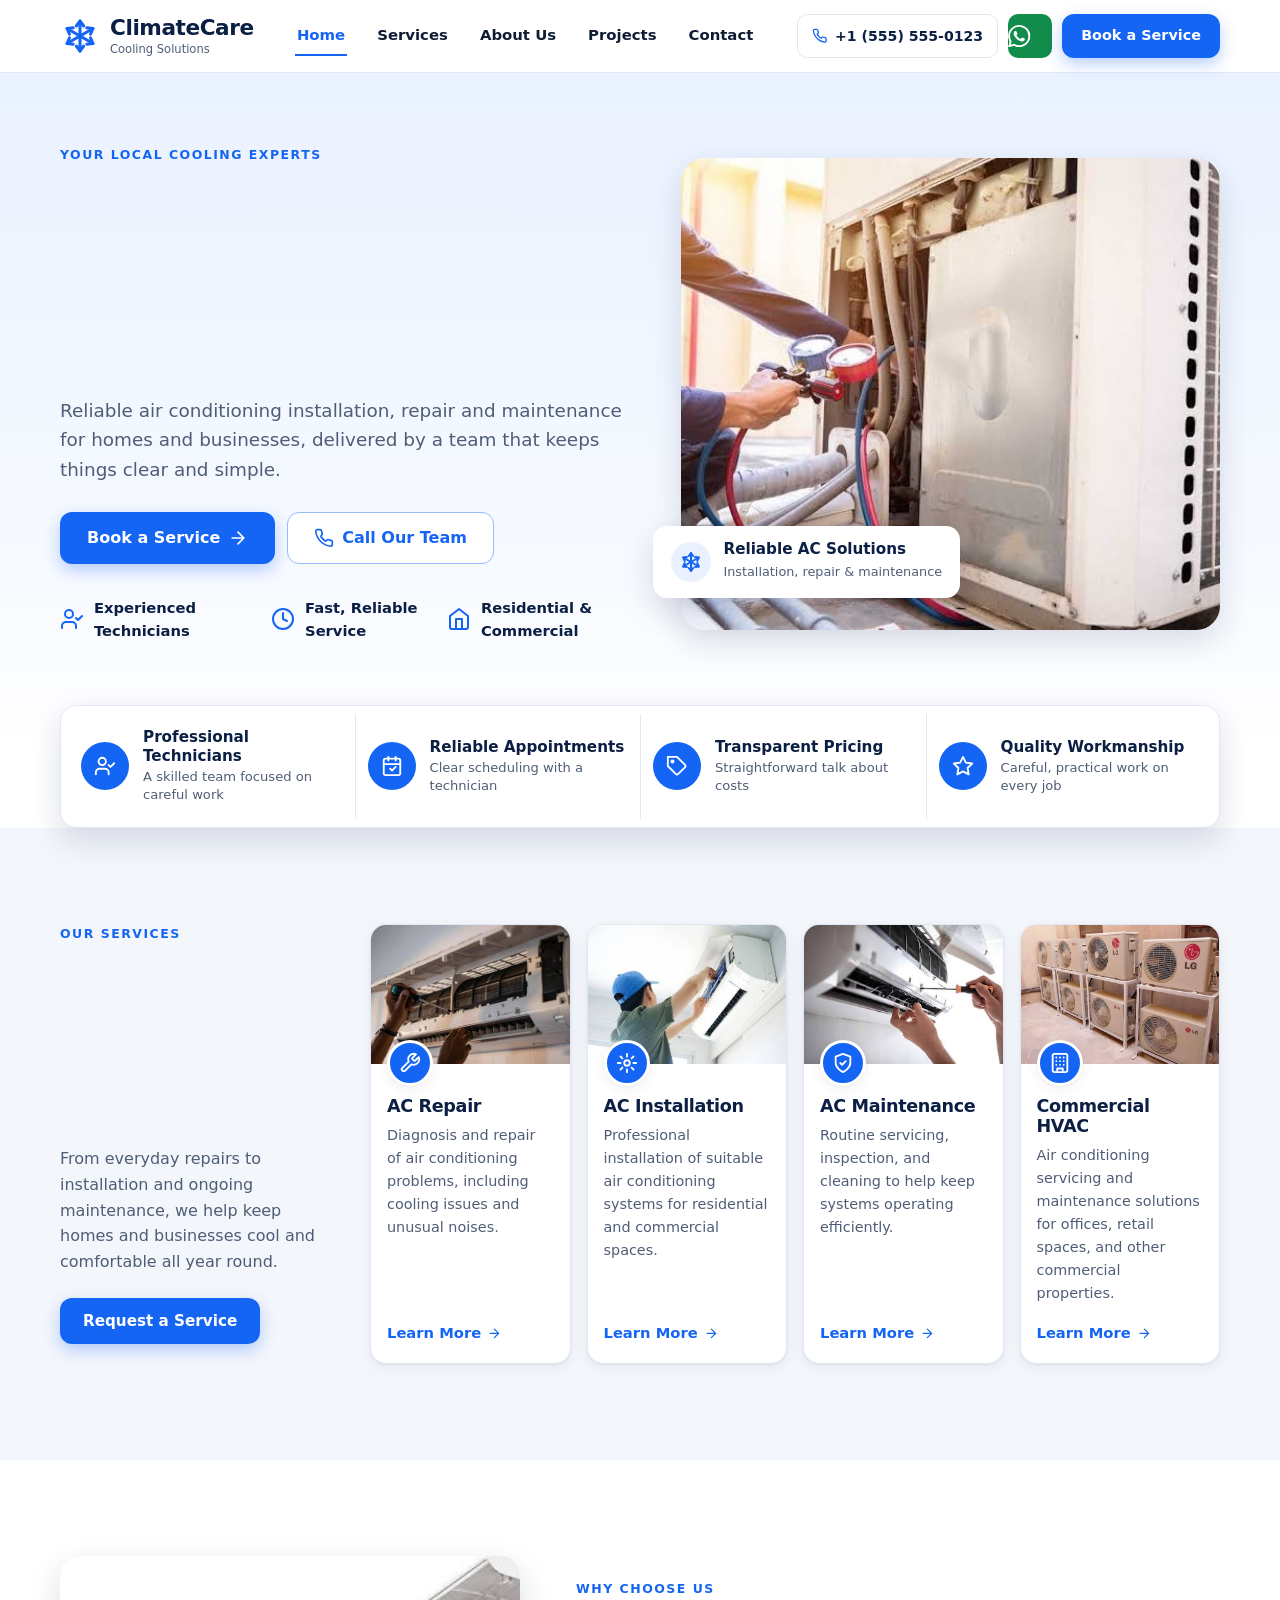
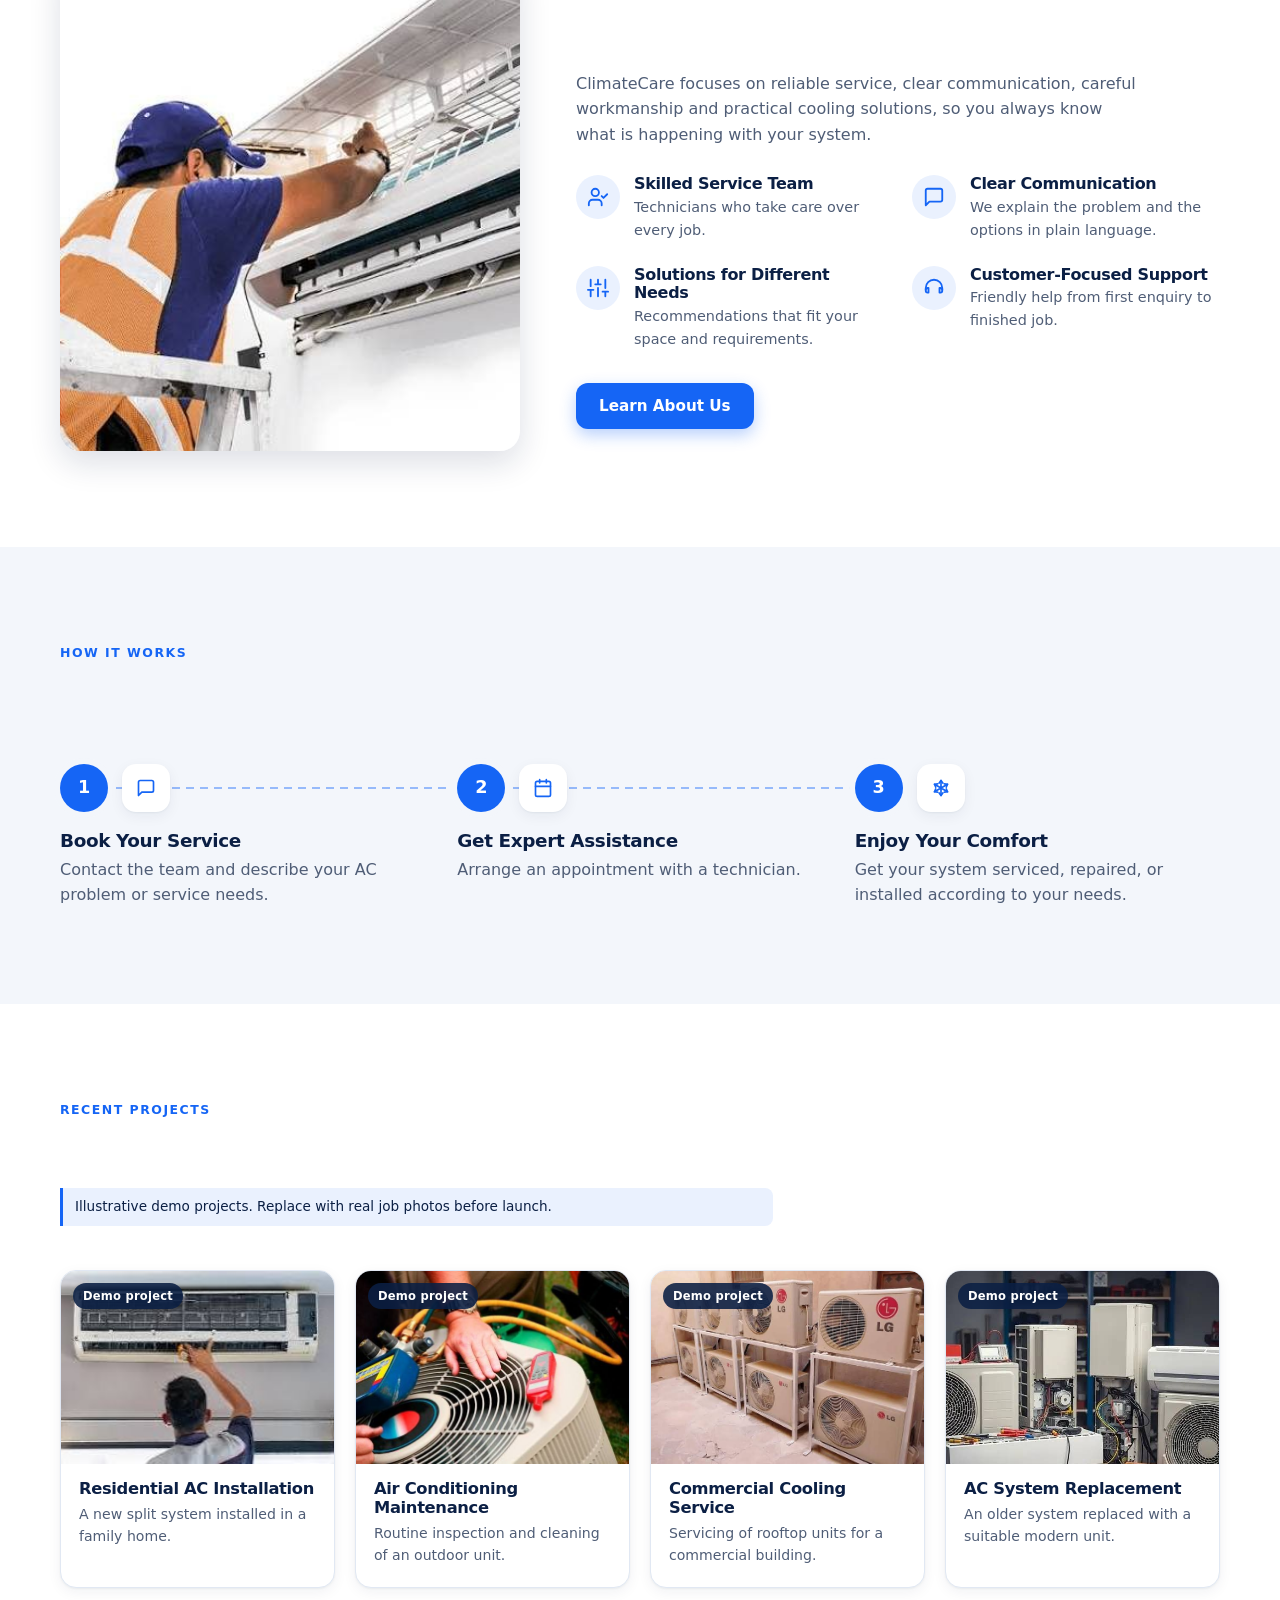
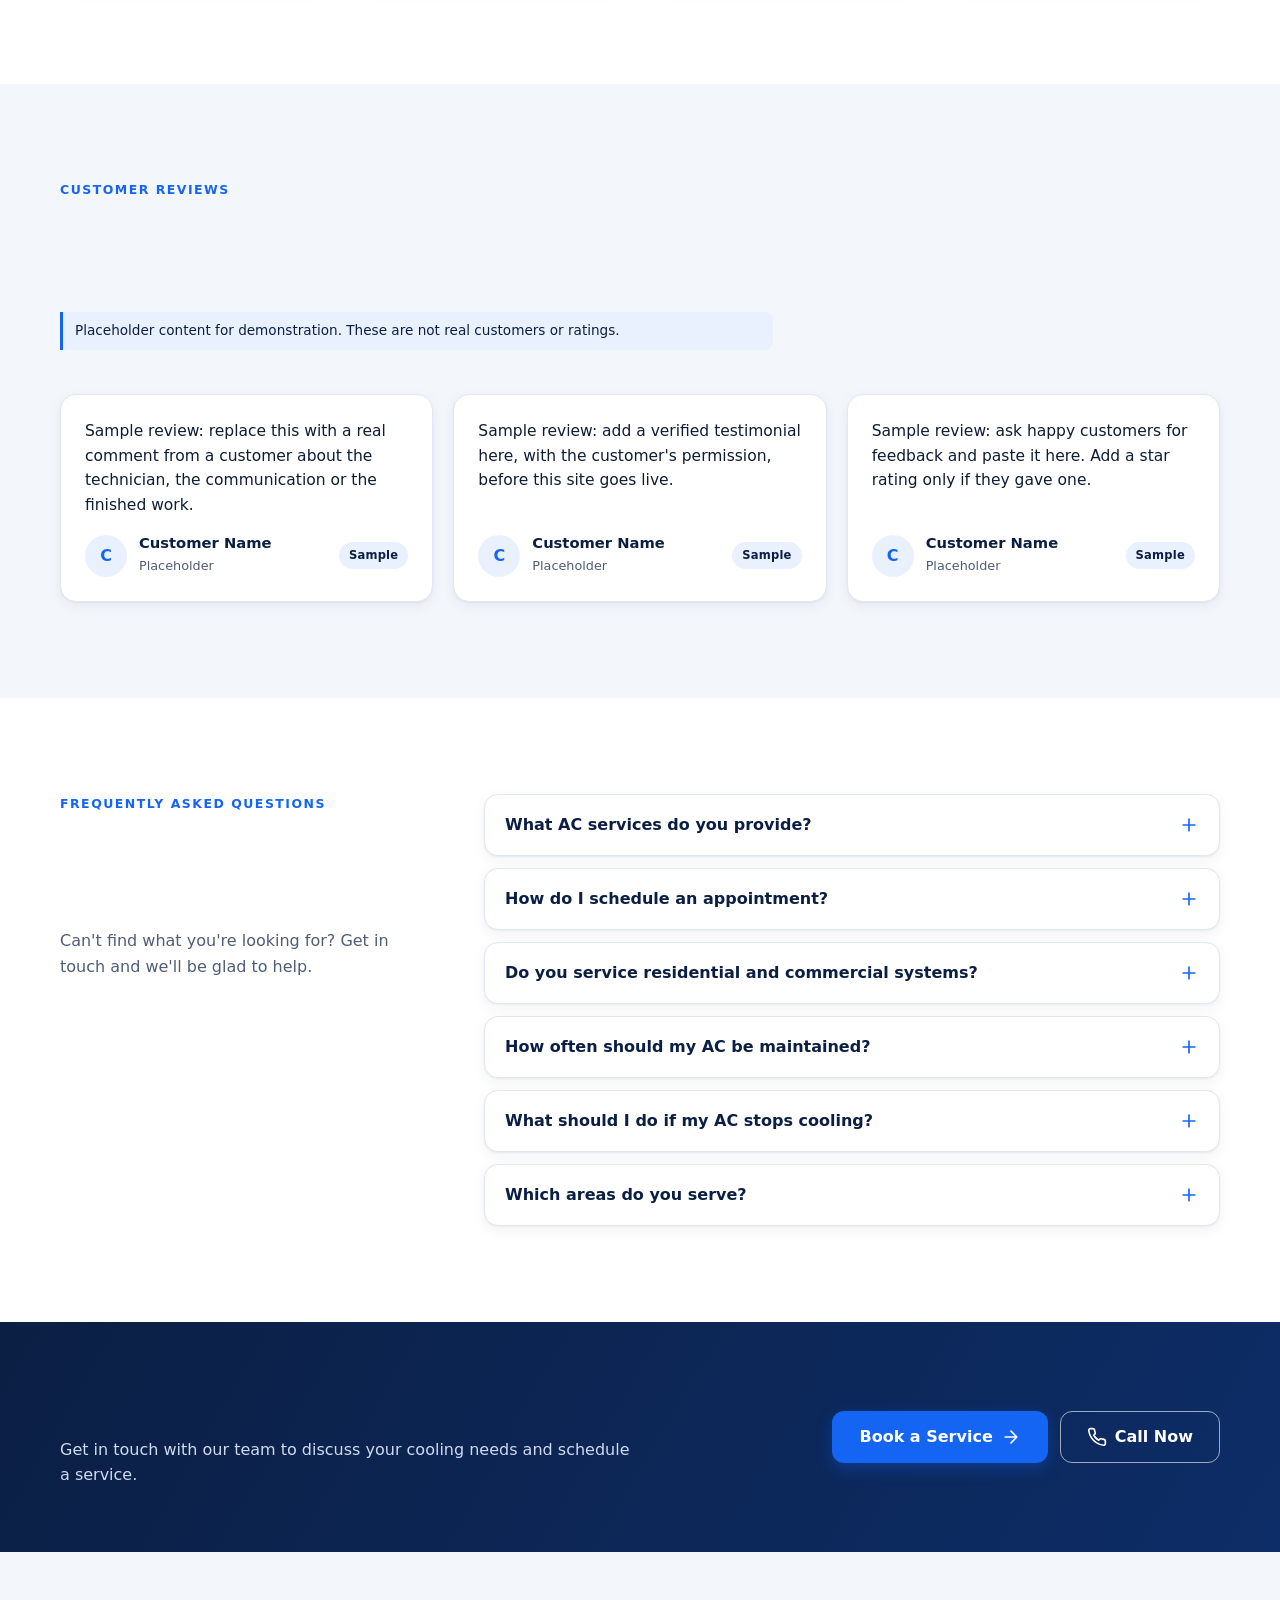
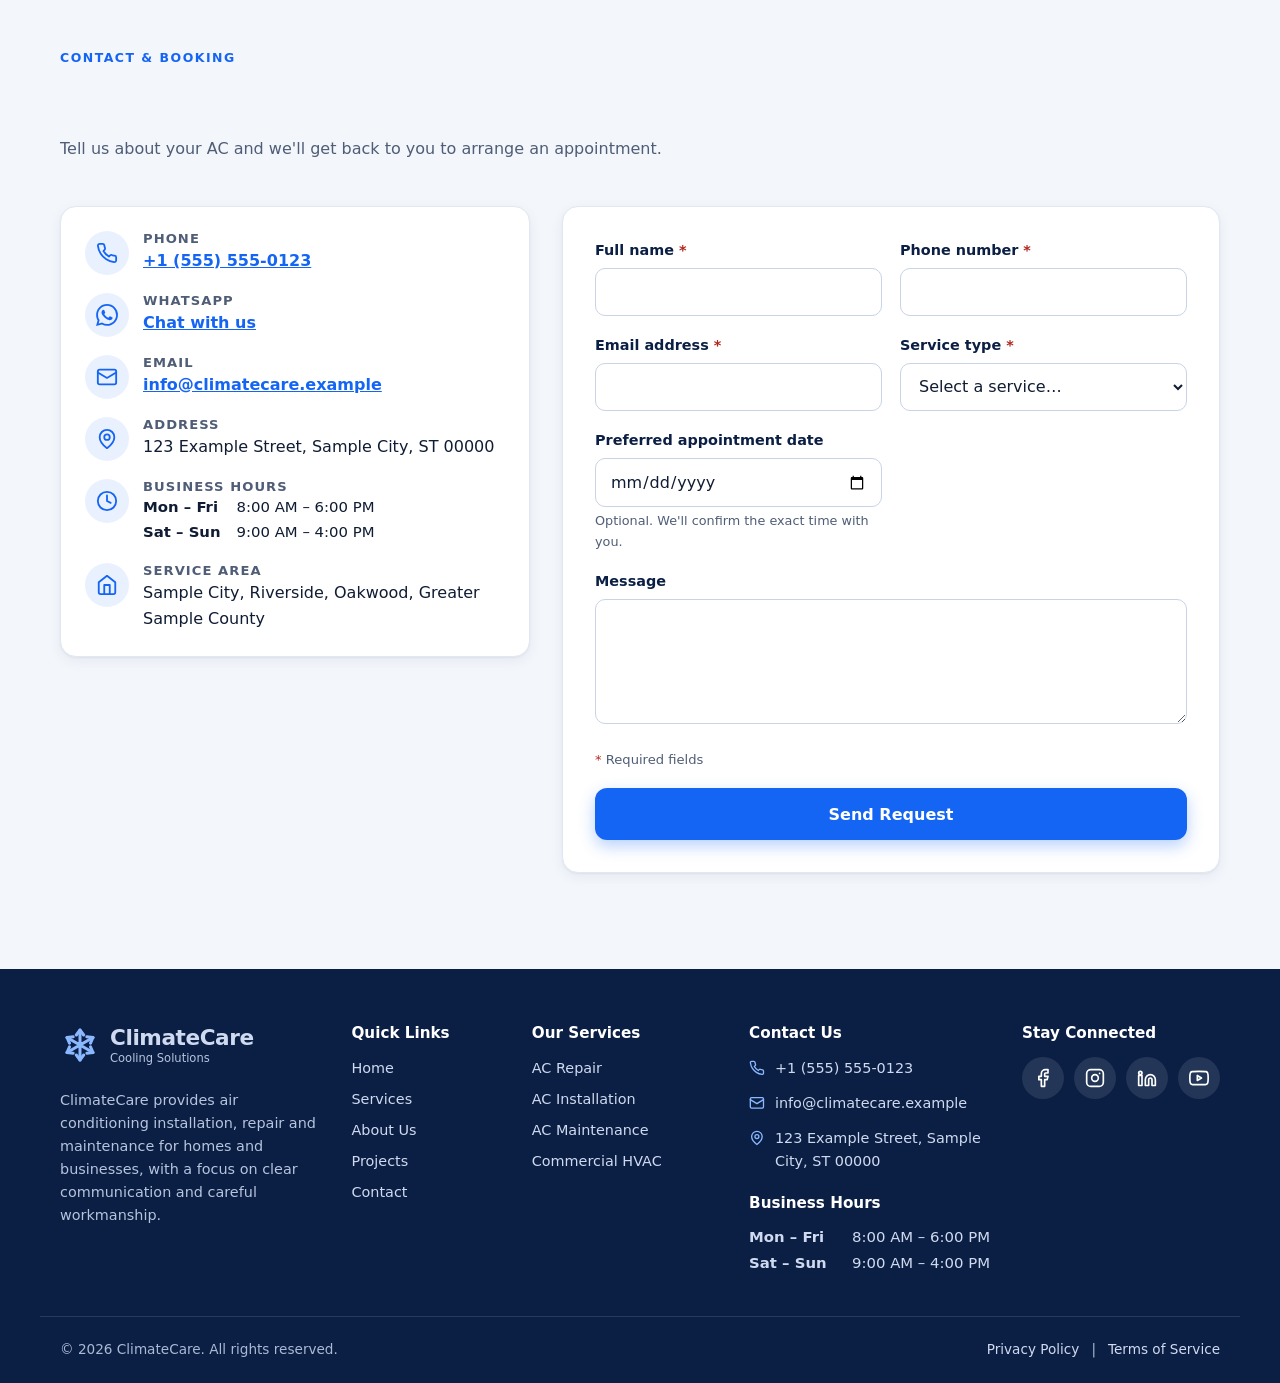
<file: index.html>
<!doctype html>
<html lang="en">
<head>
  <meta charset="utf-8">
  <meta name="viewport" content="width=device-width, initial-scale=1">
  <title>ClimateCare | AC Repair, Installation &amp; Maintenance</title>
  <meta name="description" content="Reliable air conditioning repair, installation and maintenance for homes and businesses. Book a service with the ClimateCare team.">
  <meta name="theme-color" content="#0b1f44">

  <!-- Open Graph. Social crawlers do not run JavaScript, so edit these when you rebrand.
       To get a share image, add <meta property="og:image" content="https://YOUR-DOMAIN/images/hero.jpg"> -->
  <meta property="og:type" content="website">
  <meta property="og:title" content="ClimateCare | AC Repair, Installation &amp; Maintenance">
  <meta property="og:description" content="Reliable air conditioning repair, installation and maintenance for homes and businesses.">
  <meta property="og:site_name" content="ClimateCare">
  <meta name="twitter:card" content="summary_large_image">

  <link rel="icon" href="data:image/svg+xml,%3Csvg xmlns='http://www.w3.org/2000/svg' viewBox='0 0 24 24' fill='none' stroke='%231565f5' stroke-width='2' stroke-linecap='round' stroke-linejoin='round'%3E%3Cpath d='M12 3v18M4.2 7.5l15.6 9M4.2 16.5l15.6-9M9.8 6 12 3l2.2 3M9.8 18l2.2 3 2.2-3M18.3 10.9l1.5-3.4-3.7-.4M5.7 13.1l-1.5 3.4 3.7.4M18.3 13.1l1.5 3.4-3.7.4M5.7 10.9 4.2 7.5l3.7-.4'/%3E%3C/svg%3E">
  <link rel="stylesheet" href="styles.css">
</head>
<body>
  <!-- Icon sprite (inline so icons need no extra requests) -->
  <svg xmlns="http://www.w3.org/2000/svg" style="position:absolute;width:0;height:0;overflow:hidden" aria-hidden="true" focusable="false">
    <symbol id="i-snowflake" viewBox="0 0 24 24"><path d="M12 3v18M4.2 7.5l15.6 9M4.2 16.5l15.6-9"/><path d="M9.8 6 12 3l2.2 3M9.8 18l2.2 3 2.2-3M18.3 10.9l1.5-3.4-3.7-.4M5.7 13.1l-1.5 3.4 3.7.4M18.3 13.1l1.5 3.4-3.7.4M5.7 10.9 4.2 7.5l3.7-.4"/></symbol>
    <symbol id="i-phone" viewBox="0 0 24 24"><path d="M22 16.9v3a2 2 0 0 1-2.2 2 19.8 19.8 0 0 1-8.6-3.1 19.5 19.5 0 0 1-6-6A19.8 19.8 0 0 1 2.1 4.2 2 2 0 0 1 4.1 2h3a2 2 0 0 1 2 1.7c.1 1 .4 1.9.7 2.8a2 2 0 0 1-.5 2.1L8.1 9.9a16 16 0 0 0 6 6l1.3-1.3a2 2 0 0 1 2.1-.4c.9.3 1.8.6 2.8.7a2 2 0 0 1 1.7 2z"/></symbol>
    <symbol id="i-mail" viewBox="0 0 24 24"><rect x="2" y="4" width="20" height="16" rx="2"/><path d="m22 7-10 6L2 7"/></symbol>
    <symbol id="i-pin" viewBox="0 0 24 24"><path d="M20 10c0 6-8 12-8 12S4 16 4 10a8 8 0 0 1 16 0z"/><circle cx="12" cy="10" r="3"/></symbol>
    <symbol id="i-clock" viewBox="0 0 24 24"><circle cx="12" cy="12" r="10"/><path d="M12 6v6l4 2"/></symbol>
    <symbol id="i-check" viewBox="0 0 24 24"><path d="M20 6 9 17l-5-5"/></symbol>
    <symbol id="i-arrow" viewBox="0 0 24 24"><path d="M5 12h14M12 5l7 7-7 7"/></symbol>
    <symbol id="i-menu" viewBox="0 0 24 24"><path d="M4 6h16M4 12h16M4 18h16"/></symbol>
    <symbol id="i-x" viewBox="0 0 24 24"><path d="M18 6 6 18M6 6l12 12"/></symbol>
    <symbol id="i-plus" viewBox="0 0 24 24"><path d="M12 5v14M5 12h14"/></symbol>
    <symbol id="i-wrench" viewBox="0 0 24 24"><path d="M14.7 6.3a1 1 0 0 0 0 1.4l1.6 1.6a1 1 0 0 0 1.4 0l3.8-3.8a6 6 0 0 1-7.9 7.9l-6.9 6.9a2.1 2.1 0 0 1-3-3l6.9-6.9a6 6 0 0 1 7.9-7.9z"/></symbol>
    <symbol id="i-settings" viewBox="0 0 24 24"><circle cx="12" cy="12" r="3"/><path d="M12 2v3M12 19v3M2 12h3M19 12h3M4.9 4.9 7 7M17 17l2.1 2.1M4.9 19.1 7 17M17 7l2.1-2.1"/></symbol>
    <symbol id="i-shield-check" viewBox="0 0 24 24"><path d="M12 22s8-4 8-10V5l-8-3-8 3v7c0 6 8 10 8 10z"/><path d="m9 12 2 2 4-4"/></symbol>
    <symbol id="i-building" viewBox="0 0 24 24"><rect x="4" y="2" width="16" height="20" rx="2"/><path d="M9 22v-4h6v4M8 6h.01M12 6h.01M16 6h.01M8 10h.01M12 10h.01M16 10h.01M8 14h.01M12 14h.01M16 14h.01"/></symbol>
    <symbol id="i-home" viewBox="0 0 24 24"><path d="m3 9 9-7 9 7v11a2 2 0 0 1-2 2H5a2 2 0 0 1-2-2z"/><path d="M9 22V12h6v10"/></symbol>
    <symbol id="i-user-check" viewBox="0 0 24 24"><path d="M16 21v-2a4 4 0 0 0-4-4H6a4 4 0 0 0-4 4v2"/><circle cx="9" cy="7" r="4"/><path d="m16 11 2 2 4-4"/></symbol>
    <symbol id="i-calendar" viewBox="0 0 24 24"><rect x="3" y="4" width="18" height="18" rx="2"/><path d="M16 2v4M8 2v4M3 10h18"/></symbol>
    <symbol id="i-calendar-check" viewBox="0 0 24 24"><rect x="3" y="4" width="18" height="18" rx="2"/><path d="M16 2v4M8 2v4M3 10h18m-11 5 2 2 4-4"/></symbol>
    <symbol id="i-tag" viewBox="0 0 24 24"><path d="M20.6 13.4 13.4 20.6a2 2 0 0 1-2.8 0L2 12V2h10l8.6 8.6a2 2 0 0 1 0 2.8z"/><circle cx="7" cy="7" r="1.2"/></symbol>
    <symbol id="i-star" viewBox="0 0 24 24"><path d="m12 2 3.1 6.3 6.9 1-5 4.9 1.2 6.9-6.2-3.3-6.2 3.3L7 14.2 2 9.3l6.9-1z"/></symbol>
    <symbol id="i-message" viewBox="0 0 24 24"><path d="M21 15a2 2 0 0 1-2 2H7l-4 4V5a2 2 0 0 1 2-2h14a2 2 0 0 1 2 2z"/></symbol>
    <symbol id="i-sliders" viewBox="0 0 24 24"><path d="M4 21v-7M4 10V3M12 21v-9M12 8V3M20 21v-5M20 12V3M1 14h6M9 8h6M17 16h6"/></symbol>
    <symbol id="i-headset" viewBox="0 0 24 24"><path d="M3 14v-2a9 9 0 0 1 18 0v2"/><path d="M21 15a2 2 0 0 1-2 2h-1v-5h1a2 2 0 0 1 2 2zM3 15a2 2 0 0 0 2 2h1v-5H5a2 2 0 0 0-2 2z"/></symbol>
    <symbol id="i-link" viewBox="0 0 24 24"><path d="M10 13a5 5 0 0 0 7.5.5l3-3a5 5 0 0 0-7-7l-1.7 1.7"/><path d="M14 11a5 5 0 0 0-7.5-.5l-3 3a5 5 0 0 0 7 7l1.7-1.7"/></symbol>
    <symbol id="i-whatsapp" viewBox="0 0 24 24"><path fill="currentColor" stroke="none" d="M17.472 14.382c-.297-.149-1.758-.867-2.03-.967-.273-.099-.471-.148-.67.15-.197.297-.767.966-.94 1.164-.173.199-.347.223-.644.075-.297-.15-1.255-.463-2.39-1.475-.883-.788-1.48-1.761-1.653-2.059-.173-.297-.018-.458.13-.606.134-.133.298-.347.446-.52.149-.174.198-.298.298-.497.099-.198.05-.371-.025-.52-.075-.149-.669-1.612-.916-2.207-.242-.579-.487-.5-.669-.51-.173-.008-.371-.01-.57-.01-.198 0-.52.074-.792.372-.272.297-1.04 1.016-1.04 2.479 0 1.462 1.065 2.875 1.213 3.074.149.198 2.096 3.2 5.077 4.487.709.306 1.262.489 1.694.625.712.227 1.36.195 1.871.118.571-.085 1.758-.719 2.006-1.413.248-.694.248-1.289.173-1.413-.074-.124-.272-.198-.57-.347m-5.421 7.403h-.004a9.87 9.87 0 0 1-5.031-1.378l-.361-.214-3.741.982.998-3.648-.235-.374a9.86 9.86 0 0 1-1.51-5.26c.001-5.45 4.436-9.884 9.888-9.884 2.64 0 5.122 1.03 6.988 2.898a9.825 9.825 0 0 1 2.893 6.994c-.003 5.45-4.437 9.884-9.885 9.884m8.413-18.297A11.815 11.815 0 0 0 12.05 0C5.495 0 .16 5.335.157 11.892c0 2.096.547 4.142 1.588 5.945L.057 24l6.305-1.654a11.882 11.882 0 0 0 5.683 1.448h.005c6.554 0 11.89-5.335 11.893-11.893a11.821 11.821 0 0 0-3.48-8.413z"/></symbol>
    <symbol id="i-facebook" viewBox="0 0 24 24"><path d="M18 2h-3a5 5 0 0 0-5 5v3H7v4h3v8h4v-8h3l1-4h-4V7a1 1 0 0 1 1-1h3z"/></symbol>
    <symbol id="i-instagram" viewBox="0 0 24 24"><rect x="2" y="2" width="20" height="20" rx="5"/><circle cx="12" cy="12" r="4"/><path d="M17.5 6.5h.01"/></symbol>
    <symbol id="i-linkedin" viewBox="0 0 24 24"><path d="M16 8a6 6 0 0 1 6 6v7h-4v-7a2 2 0 0 0-4 0v7h-4v-7a6 6 0 0 1 6-6zM2 9h4v12H2zM4 4a2 2 0 1 1 0 4 2 2 0 0 1 0-4z"/></symbol>
    <symbol id="i-youtube" viewBox="0 0 24 24"><path d="M22.5 6.4a2.8 2.8 0 0 0-2-2C18.8 4 12 4 12 4s-6.8 0-8.5.4a2.8 2.8 0 0 0-2 2C1 8.1 1 12 1 12s0 3.9.5 5.6a2.8 2.8 0 0 0 2 2C5.2 20 12 20 12 20s6.8 0 8.5-.4a2.8 2.8 0 0 0 2-2c.5-1.7.5-5.6.5-5.6s0-3.9-.5-5.6z"/><path d="m10 15 5-3-5-3z"/></symbol>
  </svg>

  <a class="skip-link" href="#main">Skip to main content</a>
  <header class="site-header" id="site-header"></header>
  <main id="main" tabindex="-1"></main>
  <footer class="site-footer" id="site-footer"></footer>

  <noscript>
    <p style="padding:24px;text-align:center;font-family:sans-serif">This website needs JavaScript enabled to display its content.</p>
  </noscript>

  <script src="config.js"></script>
  <script src="app.js"></script>
</body>
</html>
</file>
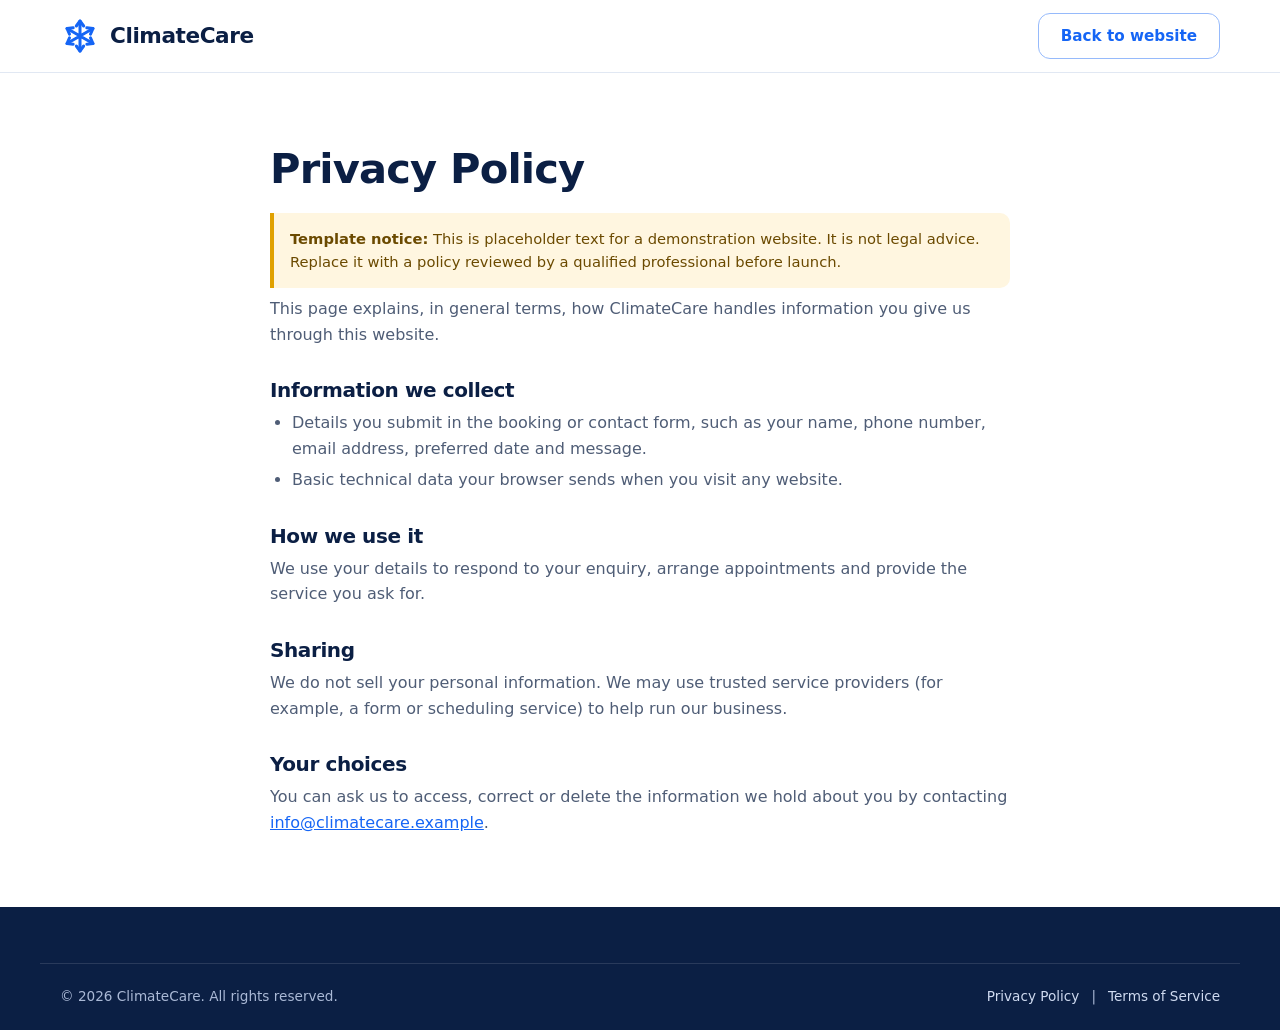
<file: privacy.html>
<!doctype html>
<html lang="en">
<head>
  <meta charset="utf-8">
  <meta name="viewport" content="width=device-width, initial-scale=1">
  <title>Privacy Policy</title>
  <meta name="robots" content="noindex">
  <link rel="stylesheet" href="styles.css">
</head>
<body data-page="privacy">
  <svg xmlns="http://www.w3.org/2000/svg" style="position:absolute;width:0;height:0" aria-hidden="true" focusable="false"><symbol id="i-snowflake" viewBox="0 0 24 24"><path d="M12 3v18M4.2 7.5l15.6 9M4.2 16.5l15.6-9"/><path d="M9.8 6 12 3l2.2 3M9.8 18l2.2 3 2.2-3M18.3 10.9l1.5-3.4-3.7-.4M5.7 13.1l-1.5 3.4 3.7.4M18.3 13.1l1.5 3.4-3.7.4M5.7 10.9 4.2 7.5l3.7-.4"/></symbol></svg>
  <header class="site-header" id="legal-header"></header>
  <main id="main"></main>
  <footer class="site-footer" id="legal-footer"></footer>
  <script src="config.js"></script>
  <script src="legal.js"></script>
</body>
</html>
</file>
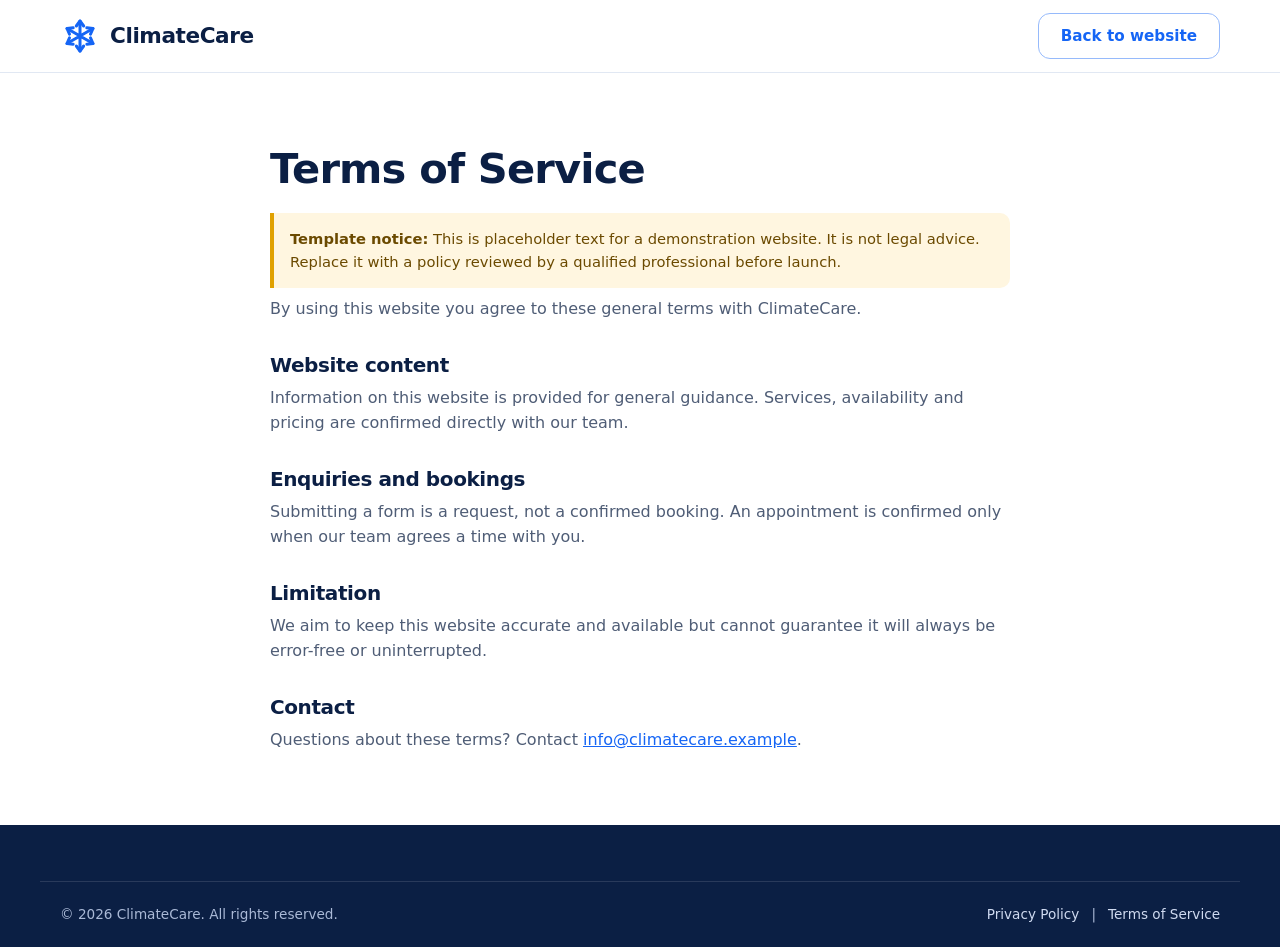
<file: terms.html>
<!doctype html>
<html lang="en">
<head>
  <meta charset="utf-8">
  <meta name="viewport" content="width=device-width, initial-scale=1">
  <title>Terms of Service</title>
  <meta name="robots" content="noindex">
  <link rel="stylesheet" href="styles.css">
</head>
<body data-page="terms">
  <svg xmlns="http://www.w3.org/2000/svg" style="position:absolute;width:0;height:0" aria-hidden="true" focusable="false"><symbol id="i-snowflake" viewBox="0 0 24 24"><path d="M12 3v18M4.2 7.5l15.6 9M4.2 16.5l15.6-9"/><path d="M9.8 6 12 3l2.2 3M9.8 18l2.2 3 2.2-3M18.3 10.9l1.5-3.4-3.7-.4M5.7 13.1l-1.5 3.4 3.7.4M18.3 13.1l1.5 3.4-3.7.4M5.7 10.9 4.2 7.5l3.7-.4"/></symbol></svg>
  <header class="site-header" id="legal-header"></header>
  <main id="main"></main>
  <footer class="site-footer" id="legal-footer"></footer>
  <script src="config.js"></script>
  <script src="legal.js"></script>
</body>
</html>
</file>
<file: styles.css>
/* ==========================================================================
   ClimateCare template styles
   Design tokens live in :root. Brand colours are overridden from config.js.
   Breakpoints: 640px (sm), 900px (md), 1024px (lg), 1100px (services row)
   ========================================================================== */

:root {
  --navy: #0b1f44;
  --blue: #1565f5;
  --blue-dark: color-mix(in srgb, var(--blue) 80%, #000);
  --blue-soft: color-mix(in srgb, var(--blue) 9%, #fff);
  --blue-light: #8bb8ff; /* readable accent on navy */
  --ink: #0f1c33;
  --muted: #4f5d76;
  --line: #e1e8f3;
  --bg-soft: #f3f6fb;
  --white: #fff;
  --success: #0f7b4a;
  --danger: #b3261e;

  --radius: 16px;
  --radius-sm: 10px;
  --shadow-sm: 0 1px 2px rgba(11, 31, 68, 0.05), 0 4px 14px rgba(11, 31, 68, 0.06);
  --shadow-md: 0 12px 32px rgba(11, 31, 68, 0.14);

  --space-1: 4px; --space-2: 8px; --space-3: 12px; --space-4: 16px;
  --space-5: 24px; --space-6: 32px; --space-7: 48px;
  --section-y: clamp(56px, 8vw, 96px);
  --header-h: 72px;
  --container: 1200px;

  --font: "Inter", system-ui, -apple-system, "Segoe UI", Roboto, "Helvetica Neue", Arial, sans-serif;
}

*, *::before, *::after { box-sizing: border-box; }
html { scroll-behavior: smooth; scroll-padding-top: calc(var(--header-h) + 8px); -webkit-text-size-adjust: 100%; }
body { margin: 0; font-family: var(--font); color: var(--ink); background: var(--white); line-height: 1.6; font-size: 1rem; -webkit-font-smoothing: antialiased; }
body.menu-open { overflow: hidden; }
img { max-width: 100%; display: block; }
a { color: var(--blue); }
ul, ol { margin: 0; padding: 0; list-style: none; }
h1, h2, h3, p { margin: 0; }
h1, h2, h3 { color: var(--navy); line-height: 1.15; letter-spacing: -0.02em; }
button, input, select, textarea { font: inherit; color: inherit; }
[hidden] { display: none !important; }
main:focus { outline: none; }

@media (prefers-reduced-motion: reduce) {
  html { scroll-behavior: auto; }
  *, *::before, *::after { transition-duration: 0.01ms !important; animation-duration: 0.01ms !important; }
}

.container { width: 100%; max-width: var(--container); margin-inline: auto; padding-inline: 20px; }
.sr-only { position: absolute; width: 1px; height: 1px; margin: -1px; padding: 0; overflow: hidden; clip: rect(0, 0, 0, 0); white-space: nowrap; border: 0; }
.skip-link { position: absolute; left: 12px; top: -60px; z-index: 100; background: var(--navy); color: #fff; padding: 10px 16px; border-radius: 8px; transition: top 0.2s; }
.skip-link:focus { top: 12px; }

:focus-visible { outline: 3px solid var(--blue); outline-offset: 3px; border-radius: 6px; }
.cta :focus-visible, .site-footer :focus-visible { outline-color: #fff; }

.ic { width: 1.25em; height: 1.25em; flex: none; fill: none; stroke: currentColor; stroke-width: 2; stroke-linecap: round; stroke-linejoin: round; }

/* ------------------------------------------------------------------ buttons */
.btn {
  display: inline-flex; align-items: center; justify-content: center; gap: 8px;
  min-height: 46px; padding: 0 22px; border-radius: 12px; border: 1.5px solid transparent;
  font-weight: 650; font-size: 0.95rem; text-decoration: none; cursor: pointer; line-height: 1.2; text-align: center;
  transition: background-color 0.2s, color 0.2s, border-color 0.2s, box-shadow 0.2s, transform 0.1s;
}
.btn:active { transform: translateY(1px); }
.btn-lg { min-height: 52px; padding: 0 26px; font-size: 1rem; }
.btn-block { width: 100%; }
.btn-primary { background: var(--blue); color: #fff; box-shadow: 0 6px 16px color-mix(in srgb, var(--blue) 30%, transparent); }
.btn-primary:hover { background: var(--blue-dark); }
.btn-outline { background: #fff; color: var(--blue); border-color: color-mix(in srgb, var(--blue) 45%, #fff); }
.btn-outline:hover { border-color: var(--blue); background: var(--blue-soft); }
.btn-ghost-light { background: transparent; color: #fff; border-color: rgba(255, 255, 255, 0.6); }
.btn-ghost-light:hover { background: rgba(255, 255, 255, 0.12); border-color: #fff; }
.btn-wa { background: #128c4a; color: #fff; }
.btn-wa:hover { background: #0e7a40; }
.btn-primary:disabled { opacity: 0.7; cursor: progress; }
.btn-row { display: flex; flex-wrap: wrap; gap: 12px; }

.link-arrow { display: inline-flex; align-items: center; gap: 6px; font-weight: 650; font-size: 0.92rem; text-decoration: none; margin-top: auto; }
.link-arrow .ic { width: 1em; height: 1em; transition: transform 0.2s; }
.link-arrow:hover { text-decoration: underline; }
.link-arrow:hover .ic { transform: translateX(3px); }

.eyebrow { font-size: 0.78rem; font-weight: 700; letter-spacing: 0.12em; color: var(--blue); margin-bottom: 12px; text-transform: uppercase; }
.icon-badge { display: inline-grid; place-items: center; width: 48px; height: 48px; border-radius: 50%; background: var(--blue); color: #fff; flex: none; font-size: 1.1rem; }
.icon-badge-soft { background: var(--blue-soft); color: var(--blue); width: 44px; height: 44px; }

/* ------------------------------------------------------------------- header */
.site-header { position: sticky; top: 0; z-index: 50; background: rgba(255, 255, 255, 0.94); backdrop-filter: saturate(160%) blur(10px); border-bottom: 1px solid var(--line); }
.header-inner { display: flex; align-items: center; justify-content: space-between; gap: 16px; min-height: var(--header-h); }
.brand { display: inline-flex; align-items: center; gap: 10px; text-decoration: none; color: var(--navy); }
.brand-mark, .brand-logo { width: 40px; height: 40px; color: var(--blue); object-fit: contain; }
.brand-mark { stroke-width: 1.8; }
.brand-text { display: flex; flex-direction: column; line-height: 1.1; }
.brand-text strong { font-size: 1.35rem; font-weight: 800; letter-spacing: -0.02em; }
.brand-text small { font-size: 0.72rem; color: var(--muted); font-weight: 500; margin-top: 3px; }
.brand-light { color: #fff; }
.brand-light .brand-mark { color: var(--blue-light); }
.brand-light .brand-text small { color: #b6c4de; }

.nav-desktop { display: none; }
.nav-desktop ul { display: flex; gap: 28px; }
.nav-desktop a { position: relative; display: inline-block; padding: 8px 2px; color: var(--ink); text-decoration: none; font-weight: 550; font-size: 0.93rem; transition: color 0.2s; }
.nav-desktop a::after { content: ""; position: absolute; left: 0; right: 0; bottom: 0; height: 2px; background: var(--blue); transform: scaleX(0); transition: transform 0.2s; }
.nav-desktop a:hover, .nav-desktop a.active { color: var(--blue); }
.nav-desktop a:hover::after, .nav-desktop a.active::after { transform: scaleX(1); }

.header-actions { display: flex; align-items: center; gap: 10px; }
.phone-pill { display: none; align-items: center; gap: 8px; min-height: 44px; padding: 0 14px; border: 1.5px solid var(--line); border-radius: 10px; color: var(--navy); font-weight: 600; font-size: 0.88rem; text-decoration: none; background: #fff; transition: border-color 0.2s, background-color 0.2s; }
.phone-pill:hover { border-color: var(--blue); background: var(--blue-soft); }
.phone-pill .ic { color: var(--blue); width: 1.1em; height: 1.1em; }
.wa-btn { display: none; place-items: center; width: 44px; height: 44px; border-radius: 10px; background: #128c4a; color: #fff; transition: background-color 0.2s; }
.wa-btn:hover { background: #0e7a40; }
.wa-btn .ic { width: 1.4em; height: 1.4em; }
.btn-header { display: none; min-height: 44px; padding: 0 18px; font-size: 0.9rem; }

.menu-btn { display: inline-grid; place-items: center; width: 46px; height: 46px; border: 1.5px solid var(--line); border-radius: 10px; background: #fff; color: var(--navy); cursor: pointer; transition: background-color 0.2s, border-color 0.2s; }
.menu-btn:hover { background: var(--blue-soft); border-color: var(--blue); }
.menu-btn .ic { width: 24px; height: 24px; grid-area: 1 / 1; }
.menu-btn .menu-close { display: none; }
.menu-btn[aria-expanded="true"] .menu-open { display: none; }
.menu-btn[aria-expanded="true"] .menu-close { display: block; }

.mobile-menu { position: absolute; left: 0; right: 0; top: 100%; background: #fff; border-bottom: 1px solid var(--line); box-shadow: var(--shadow-md); max-height: calc(100vh - var(--header-h)); max-height: calc(100dvh - var(--header-h)); overflow-y: auto; }
.mobile-links { padding: 12px 0 4px; }
.mobile-links a { display: block; padding: 14px 4px; border-bottom: 1px solid var(--line); color: var(--navy); font-weight: 600; text-decoration: none; font-size: 1.05rem; }
.mobile-links a:hover { color: var(--blue); }
.mobile-actions { display: grid; gap: 10px; padding: 16px 0 24px; }

@media (min-width: 640px) { .btn-header { display: inline-flex; } }
@media (min-width: 1024px) {
  .nav-desktop { display: block; }
  .phone-pill, .wa-btn { display: inline-flex; }
  .menu-btn, .mobile-menu { display: none !important; }
}

/* -------------------------------------------------------------------- media */
.media { position: relative; overflow: hidden; background: var(--bg-soft); }
.media img { position: absolute; inset: 0; width: 100%; height: 100%; object-fit: cover; }
.img-fallback { position: absolute; inset: 0; display: flex; flex-direction: column; align-items: center; justify-content: center; gap: 10px; padding: 16px; text-align: center; color: #fff; font-size: 0.8rem; font-weight: 500; background: linear-gradient(135deg, var(--navy), color-mix(in srgb, var(--blue) 70%, var(--navy))); }
.img-fallback .ic { width: 38px; height: 38px; opacity: 0.85; }
.img-fallback span { max-width: 28ch; opacity: 0.85; }

/* --------------------------------------------------------------------- hero */
.hero { background: linear-gradient(180deg, #eaf2ff 0%, #f6f9ff 70%, #fff 100%); padding: clamp(32px, 6vw, 72px) 0 clamp(72px, 9vw, 110px); overflow: hidden; }
.hero-grid { display: grid; gap: 40px; align-items: center; }
.hero h1 { font-size: clamp(2.1rem, 5.2vw, 3.6rem); font-weight: 800; letter-spacing: -0.03em; }
.hero h1 .accent { color: var(--blue); display: block; }
/* Vapor type: words condense out of blur, one after another */
.vw { display: inline-block; }
[data-vapor]:not(.in-view) .vw { opacity: 0; }
[data-vapor].in-view .vw { animation: vapor-in 1.1s cubic-bezier(0.22, 0.7, 0.2, 1) both; animation-delay: calc(var(--i) * 140ms + 150ms); }
@keyframes vapor-in {
  0% { opacity: 0; filter: blur(14px); transform: translateY(10px) scale(1.06); letter-spacing: 0.12em; }
  60% { opacity: 0.9; filter: blur(3px); }
  100% { opacity: 1; filter: blur(0); transform: none; letter-spacing: inherit; }
}
@media (prefers-reduced-motion: reduce) { [data-vapor] .vw { animation: none !important; opacity: 1 !important; } }
.hero .lead { margin-top: 20px; font-size: clamp(1rem, 1.6vw, 1.15rem); color: var(--muted); max-width: 52ch; }
.hero .btn-row { margin-top: 28px; }
.hero-points { display: grid; gap: 12px; margin-top: 32px; }
.hero-points li { display: flex; align-items: center; gap: 10px; font-weight: 600; font-size: 0.92rem; color: var(--navy); }
.hero-points .ic { color: var(--blue); width: 24px; height: 24px; }
.hero-visual { position: relative; }
.hero-media { border-radius: 24px; box-shadow: var(--shadow-md); }
.float-card { position: absolute; left: 16px; bottom: -22px; display: flex; align-items: center; gap: 12px; padding: 14px 18px; background: #fff; border-radius: 14px; box-shadow: var(--shadow-md); max-width: calc(100% - 32px); }
.float-card .float-ic { width: 40px; height: 40px; padding: 8px; border-radius: 50%; background: var(--blue-soft); color: var(--blue); }
.float-card strong { display: block; color: var(--navy); font-size: 0.95rem; line-height: 1.2; }
.float-card span { font-size: 0.8rem; color: var(--muted); }

@media (min-width: 640px) { .hero-points { grid-template-columns: repeat(3, auto); justify-content: start; gap: 28px; } }
@media (min-width: 900px) {
  .hero-grid { grid-template-columns: 1.05fr 1fr; gap: 56px; }
  .float-card { left: -28px; bottom: 32px; }
}

/* -------------------------------------------------------------------- trust */
.trust { margin-top: -48px; position: relative; z-index: 2; }
.trust-list { display: grid; gap: 4px; background: #fff; border: 1px solid var(--line); border-radius: var(--radius); box-shadow: var(--shadow-md); padding: 12px; }
.trust-list li { display: flex; align-items: center; gap: 14px; padding: 14px 12px; }
.trust-list strong { display: block; color: var(--navy); font-size: 0.95rem; line-height: 1.25; }
.trust-list span:not(.icon-badge) { display: block; font-size: 0.82rem; color: var(--muted); margin-top: 2px; line-height: 1.4; }
@media (min-width: 640px) { .trust-list { grid-template-columns: repeat(2, 1fr); } }
@media (min-width: 1024px) {
  .trust-list { grid-template-columns: repeat(4, 1fr); padding: 8px; gap: 0; }
  .trust-list li + li { border-left: 1px solid var(--line); }
}

/* ----------------------------------------------------------------- sections */
.section { padding: var(--section-y) 0; }
.section-soft { background: var(--bg-soft); }
.section h2 { font-size: clamp(1.7rem, 3.4vw, 2.4rem); font-weight: 800; }
.section-head { margin-bottom: clamp(28px, 4vw, 44px); max-width: 70ch; }
.section-head p:not(.eyebrow) { margin-top: 12px; color: var(--muted); }
.section-intro p:not(.eyebrow) { margin-top: 14px; color: var(--muted); }
.demo-note { font-size: 0.85rem; padding: 8px 12px; border-left: 3px solid var(--blue); background: var(--blue-soft); border-radius: 0 8px 8px 0; color: var(--navy) !important; }
.demo-badge { position: absolute; top: 12px; left: 12px; z-index: 2; padding: 4px 10px; font-size: 0.72rem; font-weight: 700; border-radius: 999px; background: rgba(11, 31, 68, 0.88); color: #fff; letter-spacing: 0.02em; }
.demo-badge-inline { position: static; margin-left: auto; background: var(--blue-soft); color: var(--navy); }

/* ----------------------------------------------------------------- services */
.services-layout { display: grid; gap: 36px; }
.section-intro .btn { margin-top: 24px; }
.service-grid { display: grid; gap: 20px; grid-template-columns: 1fr; }
.service-card { display: flex; flex-direction: column; background: #fff; border-radius: var(--radius); box-shadow: var(--shadow-sm); overflow: hidden; border: 1px solid var(--line); transition: transform 0.25s, box-shadow 0.25s; }
.service-card:hover { transform: translateY(-4px); box-shadow: var(--shadow-md); }
.service-media { width: 100%; }
.service-body { position: relative; display: flex; flex-direction: column; flex: 1; gap: 8px; padding: 34px 20px 20px; }
.icon-badge-float { position: absolute; top: -24px; left: 20px; width: 46px; height: 46px; border: 3px solid #fff; box-shadow: var(--shadow-sm); }
.service-body h3 { font-size: 1.1rem; font-weight: 750; }
.service-body p { color: var(--muted); font-size: 0.9rem; margin-bottom: 8px; }
@media (min-width: 640px) { .service-grid { grid-template-columns: repeat(2, 1fr); } }
@media (min-width: 1100px) {
  .services-layout { grid-template-columns: 270px 1fr; gap: 40px; align-items: start; }
  .service-grid { grid-template-columns: repeat(min(var(--n, 4), 4), 1fr); gap: 16px; }
  .service-body { padding: 32px 16px 18px; }
  .icon-badge-float { left: 16px; }
}

/* -------------------------------------------------------------------- about */
.about-grid { display: grid; gap: 36px; align-items: center; }
.about-media { border-radius: 20px; box-shadow: var(--shadow-md); }
.lead-sm { margin-top: 16px; color: var(--muted); max-width: 56ch; }
.about-points { display: grid; gap: 22px; margin: 28px 0 32px; }
.about-points li { display: flex; gap: 14px; }
.about-points h3 { font-size: 1rem; font-weight: 700; }
.about-points p { font-size: 0.9rem; color: var(--muted); margin-top: 2px; }
@media (min-width: 640px) { .about-points { grid-template-columns: repeat(2, 1fr); gap: 24px 28px; } }
@media (min-width: 900px) { .about-grid { grid-template-columns: 5fr 7fr; gap: 56px; } }

/* ------------------------------------------------------------------ process */
.steps { display: grid; gap: 0; counter-reset: none; }
.step { position: relative; padding: 0 0 36px 72px; }
.step:last-child { padding-bottom: 0; }
.step::before { content: ""; position: absolute; left: 23px; top: 48px; bottom: 0; width: 2px; background: color-mix(in srgb, var(--blue) 30%, #fff); }
.step:last-child::before { display: none; }
.step-top { position: absolute; left: 0; top: 0; }
.step-num { display: grid; place-items: center; width: 48px; height: 48px; border-radius: 50%; background: var(--blue); color: #fff; font-weight: 800; font-size: 1.1rem; box-shadow: 0 0 0 6px var(--bg-soft); }
.step-ic { display: none; }
.step h3 { font-size: 1.15rem; font-weight: 750; padding-top: 10px; }
.step p { margin-top: 6px; color: var(--muted); max-width: 40ch; }
@media (min-width: 900px) {
  .steps { grid-template-columns: repeat(3, 1fr); gap: 32px; }
  .step { padding: 0; }
  .step::before { left: 56px; right: -32px; top: 23px; bottom: auto; width: auto; height: 2px; background: repeating-linear-gradient(90deg, color-mix(in srgb, var(--blue) 45%, #fff) 0 8px, transparent 8px 14px); }
  .step-top { position: static; display: flex; align-items: center; gap: 14px; margin-bottom: 18px; }
  .step-ic { display: grid; place-items: center; width: 48px; height: 48px; border-radius: 14px; background: #fff; color: var(--blue); box-shadow: var(--shadow-sm); position: relative; z-index: 1; }
  .step:last-child::before { display: none; }
  .step h3 { padding-top: 0; }
}

/* ----------------------------------------------------------------- projects */
.project-grid { display: grid; gap: 20px; grid-template-columns: 1fr; }
.project-card { background: #fff; border: 1px solid var(--line); border-radius: var(--radius); overflow: hidden; box-shadow: var(--shadow-sm); transition: transform 0.25s, box-shadow 0.25s; }
.project-card:hover { transform: translateY(-4px); box-shadow: var(--shadow-md); }
.project-media { position: relative; }
.project-body { padding: 16px 18px 20px; }
.project-body h3 { font-size: 1.02rem; font-weight: 750; }
.project-body p { color: var(--muted); font-size: 0.88rem; margin-top: 4px; }
@media (min-width: 640px) { .project-grid { grid-template-columns: repeat(2, 1fr); } }
@media (min-width: 1100px) { .project-grid { grid-template-columns: repeat(4, 1fr); } }

/* ------------------------------------------------------------------ reviews */
.review-grid { display: grid; gap: 20px; grid-template-columns: 1fr; }
.review-card { background: #fff; border: 1px solid var(--line); border-radius: var(--radius); padding: 24px; box-shadow: var(--shadow-sm); }
.review-card figure { margin: 0; display: flex; flex-direction: column; height: 100%; gap: 16px; }
.review-card blockquote { margin: 0; flex: 1; color: var(--ink); font-size: 0.97rem; }
.review-card figcaption { display: flex; align-items: center; gap: 12px; }
.review-card figcaption strong { display: block; color: var(--navy); font-size: 0.92rem; line-height: 1.2; }
.review-card figcaption small { color: var(--muted); font-size: 0.8rem; }
.avatar { display: grid; place-items: center; width: 42px; height: 42px; border-radius: 50%; background: var(--blue-soft); color: var(--blue); font-weight: 800; flex: none; }
.stars { display: inline-flex; gap: 2px; }
.star { width: 18px; height: 18px; color: #c5cfdf; fill: none; }
.star.on { color: #f5a623; fill: #f5a623; }
@media (min-width: 900px) { .review-grid { grid-template-columns: repeat(3, 1fr); } }

/* ---------------------------------------------------------------------- faq */
.faq-layout { display: grid; gap: 32px; }
.faq-list { display: grid; gap: 12px; align-content: start; }
.faq-item { background: #fff; border: 1px solid var(--line); border-radius: 14px; box-shadow: var(--shadow-sm); overflow: hidden; }
.faq-item h3 { font-size: 1rem; letter-spacing: 0; }
.faq-q { display: flex; align-items: center; justify-content: space-between; gap: 16px; width: 100%; min-height: 60px; padding: 14px 20px; border: 0; background: transparent; text-align: left; font-weight: 650; color: var(--navy); cursor: pointer; transition: background-color 0.2s; }
.faq-q:hover { background: var(--blue-soft); }
.faq-q:focus-visible { outline-offset: -3px; }
.faq-ic { color: var(--blue); transition: transform 0.25s; }
.faq-q[aria-expanded="true"] .faq-ic { transform: rotate(45deg); }
.faq-q[aria-expanded="true"] { background: var(--blue-soft); }
.faq-a { padding: 4px 20px 20px; color: var(--muted); }
.faq-a p { max-width: 70ch; }
@media (min-width: 900px) { .faq-layout { grid-template-columns: 1fr 2fr; gap: 56px; } }

/* ---------------------------------------------------------------------- cta */
.cta { background: linear-gradient(120deg, var(--navy), color-mix(in srgb, var(--navy) 80%, var(--blue))); color: #fff; padding: clamp(44px, 6vw, 64px) 0; }
.cta-inner { display: grid; gap: 28px; align-items: center; }
.cta h2 { color: #fff; font-size: clamp(1.6rem, 3.2vw, 2.2rem); font-weight: 800; }
.cta p { margin-top: 10px; color: #cfdaf0; max-width: 56ch; }
@media (min-width: 900px) { .cta-inner { grid-template-columns: 1fr auto; gap: 48px; } }

/* ------------------------------------------------------------------ contact */
.contact-grid { display: grid; gap: 28px; align-items: start; }
.info-list { display: grid; gap: 18px; background: #fff; border: 1px solid var(--line); border-radius: var(--radius); padding: 24px; box-shadow: var(--shadow-sm); }
.info-list li { display: flex; gap: 14px; }
.info-list h3 { font-size: 0.82rem; text-transform: uppercase; letter-spacing: 0.08em; color: var(--muted); font-weight: 700; margin-bottom: 2px; }
.info-list a { font-weight: 600; word-break: break-word; }
.info-list p { color: var(--ink); }
.hours { display: grid; gap: 2px; }
.hours li { display: flex; justify-content: space-between; gap: 16px; font-size: 0.93rem; }
.hours li span:first-child { font-weight: 600; }
.info-list .hours { min-width: min(260px, 100%); }

.contact-form { background: #fff; border: 1px solid var(--line); border-radius: var(--radius); padding: clamp(20px, 3vw, 32px); box-shadow: var(--shadow-sm); display: grid; gap: 18px; }
.form-grid { display: grid; gap: 18px; }
.field label { display: block; font-weight: 650; font-size: 0.9rem; color: var(--navy); margin-bottom: 6px; }
.req { color: var(--danger); }
.field input, .field select, .field textarea { width: 100%; min-height: 48px; padding: 10px 14px; border: 1.5px solid #c8d3e5; border-radius: 10px; background: #fff; transition: border-color 0.2s, box-shadow 0.2s; }
.field textarea { resize: vertical; min-height: 110px; }
.field input:hover, .field select:hover, .field textarea:hover { border-color: #9fb2d1; }
.field input:focus, .field select:focus, .field textarea:focus { outline: none; border-color: var(--blue); box-shadow: 0 0 0 3px color-mix(in srgb, var(--blue) 25%, transparent); }
.field [aria-invalid="true"] { border-color: var(--danger); }
.field [aria-invalid="true"]:focus { box-shadow: 0 0 0 3px color-mix(in srgb, var(--danger) 22%, transparent); }
.hint { font-size: 0.8rem; color: var(--muted); margin-top: 4px; }
.error { font-size: 0.85rem; color: var(--danger); margin-top: 6px; font-weight: 550; }
.req-note { font-size: 0.82rem; color: var(--muted); }
.hp { position: absolute; left: -9999px; width: 1px; height: 1px; overflow: hidden; }
.form-summary { padding: 12px 14px; border-radius: 10px; background: #fdecea; color: var(--danger); font-weight: 600; font-size: 0.92rem; border: 1px solid #f4c3bf; }
.form-status { padding: 16px; border-radius: 12px; font-size: 0.95rem; }
.form-status:focus { outline: 3px solid var(--blue); }
.form-status.ok { background: #e7f6ee; color: #0b5c38; border: 1px solid #b6e2c9; }
.form-status.demo { background: #fff6e0; color: #6b4a00; border: 1px solid #f0d58a; }
.form-status.fail { background: #fdecea; color: var(--danger); border: 1px solid #f4c3bf; }
.form-status a { color: inherit; }
@media (min-width: 640px) { .form-grid { grid-template-columns: repeat(2, 1fr); } }
@media (min-width: 900px) { .contact-grid { grid-template-columns: 5fr 7fr; gap: 32px; } }

/* ------------------------------------------------------------------- footer */
.site-footer { background: var(--navy); color: #cfdaf0; padding-top: 56px; }
.footer-grid { display: grid; gap: 36px; padding-bottom: 40px; }
.footer-brand p { margin-top: 16px; font-size: 0.9rem; max-width: 36ch; color: #b6c4de; }
.site-footer h2 { color: #fff; font-size: 0.95rem; letter-spacing: 0; margin-bottom: 14px; }
.site-footer .h-sub { margin-top: 22px; }
.site-footer a { color: #cfdaf0; text-decoration: none; transition: color 0.2s; }
.site-footer a:hover { color: #fff; text-decoration: underline; }
.footer-links { display: grid; gap: 8px; font-size: 0.9rem; }
.footer-contact { display: grid; gap: 12px; font-size: 0.9rem; }
.footer-contact li { display: flex; gap: 10px; align-items: flex-start; }
.footer-contact .ic { color: var(--blue-light); margin-top: 3px; width: 1.1em; height: 1.1em; }
.site-footer .hours { font-size: 0.88rem; max-width: 280px; }
.social-list { display: flex; gap: 10px; }
.social { display: grid; place-items: center; width: 42px; height: 42px; border-radius: 50%; background: rgba(255, 255, 255, 0.1); color: #fff !important; transition: background-color 0.2s; }
.social:hover { background: var(--blue); text-decoration: none !important; }
.footer-bottom { display: flex; flex-wrap: wrap; justify-content: space-between; gap: 12px; padding-block: 22px; border-top: 1px solid rgba(255, 255, 255, 0.12); font-size: 0.85rem; color: #aab9d6; }
.legal-links { display: flex; gap: 12px; }
@media (min-width: 640px) { .footer-grid { grid-template-columns: repeat(2, 1fr); } }
@media (min-width: 1024px) { .footer-grid { grid-template-columns: 1.4fr 0.8fr 1fr 1.3fr 0.7fr; gap: 32px; } }

/* -------------------------------------------------------------- legal pages */
.legal { padding: clamp(40px, 6vw, 72px) 0; }
.legal .container { max-width: 780px; }
.legal h1 { font-size: clamp(1.9rem, 4vw, 2.6rem); font-weight: 800; margin-bottom: 8px; }
.legal h2 { font-size: 1.25rem; margin: 32px 0 8px; }
.legal p, .legal li { color: var(--muted); }
.legal ul { list-style: disc; padding-left: 22px; display: grid; gap: 6px; margin-top: 8px; }
.legal .notice { margin: 20px 0 8px; padding: 14px 16px; border-left: 4px solid #e0a100; background: #fff6e0; border-radius: 0 10px 10px 0; color: #6b4a00; font-size: 0.92rem; }
</file>
